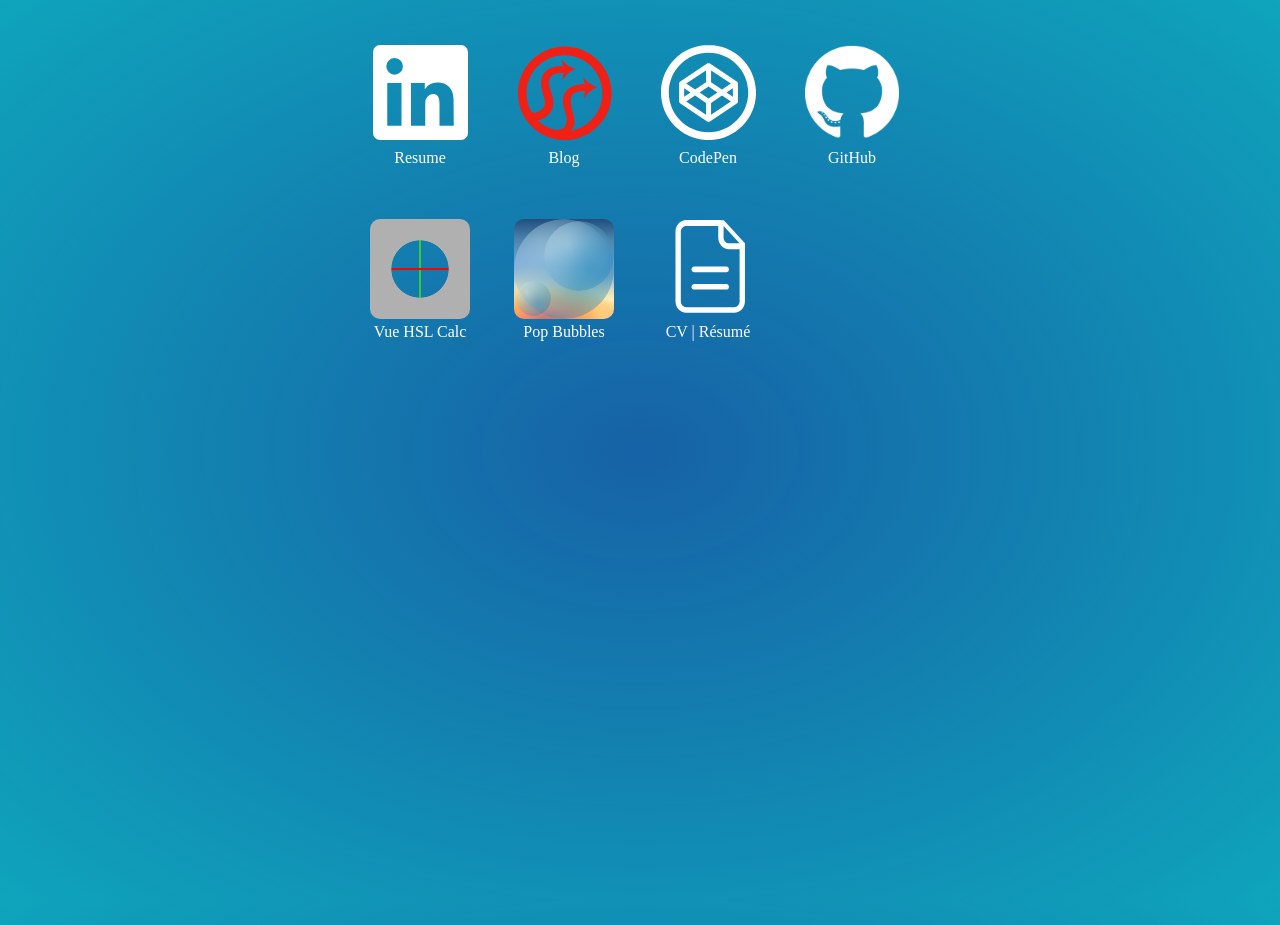
<file: index.html>
<!DOCTYPE html>
<html xmlns="http://www.w3.org/1999/xhtml">

<head>
    <title>Twintails</title>
    <link rel="icon" type="image/svg+xml" href="lib/twintails-logo-mark.svg" />
    <link href="lib/style.css" rel="stylesheet" type="text/css" media="all" />
    <meta name="viewport" content="width=device-width, initial-scale=.88">

    <!-- Google tag (gtag.js) -->
    <script async src="https://www.googletagmanager.com/gtag/js?id=G-D5TYSX5Y7Y"></script>
    <script>
        window.dataLayer = window.dataLayer || [];
        function gtag() { dataLayer.push(arguments); }
        gtag('js', new Date());

        gtag('config', 'G-D5TYSX5Y7Y');
    </script>
</head>

<body>
    <svg style="display: none;" xmlns='http://www.w3.org/2000/svg'>
        <style>
            #twintails-logo-mark {
                fill-rule: evenodd;
                clip-rule: evenodd;
                stroke-linejoin: round;
                stroke-miterlimit: 2
            }

            #twintails-logo-mark path {
                fill: #ef2016;
            }

            @media (prefers-color-scheme: dark) {
                #twintails-logo-mark path {
                    fill: #ff9b4a;
                }
            }
        </style>
        <symbol id='codepen-logo-mark' viewBox='0 0 120 120' width="95" height="95">
            <path class='outer-ring'
                d='M60.048 0C26.884 0 0 26.9 0 60.048s26.884 60 60 60.047c33.163 0 60.047-26.883 60.047-60.047 S93.211 0 60 0z M60.048 110.233c-27.673 0-50.186-22.514-50.186-50.186S32.375 9.9 60 9.9 c27.672 0 50.2 22.5 50.2 50.186S87.72 110.2 60 110.233z' />
            <path class='inner-box'
                d='M97.147 48.319c-0.007-0.047-0.019-0.092-0.026-0.139c-0.016-0.09-0.032-0.18-0.056-0.268 c-0.014-0.053-0.033-0.104-0.05-0.154c-0.025-0.078-0.051-0.156-0.082-0.232c-0.021-0.053-0.047-0.105-0.071-0.156 c-0.033-0.072-0.068-0.143-0.108-0.211c-0.029-0.051-0.061-0.1-0.091-0.148c-0.043-0.066-0.087-0.131-0.135-0.193 c-0.035-0.047-0.072-0.094-0.109-0.139c-0.051-0.059-0.104-0.117-0.159-0.172c-0.042-0.043-0.083-0.086-0.127-0.125 c-0.059-0.053-0.119-0.104-0.181-0.152c-0.048-0.037-0.095-0.074-0.145-0.109c-0.019-0.012-0.035-0.027-0.053-0.039L61.817 23.5 c-1.072-0.715-2.468-0.715-3.54 0L24.34 46.081c-0.018 0.012-0.034 0.027-0.053 0.039c-0.05 0.035-0.097 0.072-0.144 0.1 c-0.062 0.049-0.123 0.1-0.181 0.152c-0.045 0.039-0.086 0.082-0.128 0.125c-0.056 0.055-0.108 0.113-0.158 0.2 c-0.038 0.045-0.075 0.092-0.11 0.139c-0.047 0.062-0.092 0.127-0.134 0.193c-0.032 0.049-0.062 0.098-0.092 0.1 c-0.039 0.068-0.074 0.139-0.108 0.211c-0.024 0.051-0.05 0.104-0.071 0.156c-0.031 0.076-0.057 0.154-0.082 0.2 c-0.017 0.051-0.035 0.102-0.05 0.154c-0.023 0.088-0.039 0.178-0.056 0.268c-0.008 0.047-0.02 0.092-0.025 0.1 c-0.019 0.137-0.029 0.275-0.029 0.416V71.36c0 0.1 0 0.3 0 0.418c0.006 0 0 0.1 0 0.1 c0.017 0.1 0 0.2 0.1 0.268c0.015 0.1 0 0.1 0.1 0.154c0.025 0.1 0.1 0.2 0.1 0.2 c0.021 0.1 0 0.1 0.1 0.154c0.034 0.1 0.1 0.1 0.1 0.213c0.029 0 0.1 0.1 0.1 0.1 c0.042 0.1 0.1 0.1 0.1 0.193c0.035 0 0.1 0.1 0.1 0.139c0.05 0.1 0.1 0.1 0.2 0.2 c0.042 0 0.1 0.1 0.1 0.125c0.058 0.1 0.1 0.1 0.2 0.152c0.047 0 0.1 0.1 0.1 0.1 c0.019 0 0 0 0.1 0.039L58.277 96.64c0.536 0.4 1.2 0.5 1.8 0.537c0.616 0 1.233-0.18 1.77-0.537 l33.938-22.625c0.018-0.012 0.034-0.027 0.053-0.039c0.05-0.035 0.097-0.072 0.145-0.109c0.062-0.049 0.122-0.1 0.181-0.152 c0.044-0.039 0.085-0.082 0.127-0.125c0.056-0.055 0.108-0.113 0.159-0.172c0.037-0.045 0.074-0.09 0.109-0.139 c0.048-0.062 0.092-0.127 0.135-0.193c0.03-0.049 0.062-0.098 0.091-0.146c0.04-0.07 0.075-0.141 0.108-0.213 c0.024-0.051 0.05-0.102 0.071-0.154c0.031-0.078 0.057-0.156 0.082-0.234c0.017-0.051 0.036-0.102 0.05-0.154 c0.023-0.088 0.04-0.178 0.056-0.268c0.008-0.045 0.02-0.092 0.026-0.137c0.018-0.139 0.028-0.277 0.028-0.418V48.735 C97.176 48.6 97.2 48.5 97.1 48.319z M63.238 32.073l25.001 16.666L77.072 56.21l-13.834-9.254V32.073z M56.856 32.1 v14.883L43.023 56.21l-11.168-7.471L56.856 32.073z M29.301 54.708l7.983 5.34l-7.983 5.34V54.708z M56.856 88.022L31.855 71.4 l11.168-7.469l13.833 9.252V88.022z M60.048 67.597l-11.286-7.549l11.286-7.549l11.285 7.549L60.048 67.597z M63.238 88.022V73.14 l13.834-9.252l11.167 7.469L63.238 88.022z M90.794 65.388l-7.982-5.34l7.982-5.34V65.388z' />
        </symbol>
        <symbol id='linkedin-logo-mark' viewBox='2 2 20 20' fill="currentColor" width="95" height="95">
            <path
                d="M20.5 2h-17A1.5 1.5 0 002 3.5v17A1.5 1.5 0 003.5 22h17a1.5 1.5 0 001.5-1.5v-17A1.5 1.5 0 0020.5 2zM8 19H5v-9h3zM6.5 8.25A1.75 1.75 0 118.3 6.5a1.78 1.78 0 01-1.8 1.75zM19 19h-3v-4.74c0-1.42-.6-1.93-1.38-1.93A1.74 1.74 0 0013 14.19a.66.66 0 000 .14V19h-3v-9h2.9v1.3a3.11 3.11 0 012.7-1.4c1.55 0 3.36.86 3.36 3.66z">
            </path>
        </symbol>
        <symbol id='twintails-logo-mark' viewBox='53 123 100 100' width="95" height="95">
            <path
                d='M109.619,213.27C111.076,213.079 113.267,212.425 115.562,211.665C131.452,206.39 142.912,191.41 142.912,173.749C142.912,151.691 125.034,133.812 102.977,133.812C80.92,133.812 63.038,151.691 63.038,173.749C63.038,180.773 64.853,187.373 68.038,193.106C70.143,196.253 78.626,192.837 81.501,187.347C84.555,179.711 79.217,177.538 78.356,164.024C78.124,150.504 88.235,145.009 101.528,145.2C100.891,142.774 100.258,140.102 99.624,137.677C100.47,138.651 101.316,139.624 102.161,140.595C104.393,143.387 111.859,148.065 115.104,148.388C115.044,148.393 107.922,150.953 104.02,155.824C102.616,157.459 101.267,159.079 100.513,160.305C100.964,157.826 101.415,155.096 101.866,152.615C90.621,152.229 86.407,156.228 86.555,163.861C86.924,171.872 94.185,178.943 90.086,190.606C88.383,194.545 84.632,197.966 82.053,199.559C79.472,201.151 77.045,202.033 74.902,202.153C79.266,206.514 84.678,209.818 90.69,211.759C94.561,213.01 89.03,211.071 91.635,212.066C93,212.589 95.55,212.555 97.218,212.162C101.434,211.166 103.199,209.721 104.674,206.249C107.378,199.885 102.114,192.549 101.282,182.801C101.119,169.114 112.08,164.034 124.328,164.223C123.695,161.796 123.061,159.125 122.428,156.702C123.275,157.674 124.121,158.647 124.965,159.618C127.249,162.477 134.61,167.011 137.908,167.444C136.562,167.604 134.787,168.724 133.806,169.305C131.195,170.846 128.666,172.546 126.826,174.845C125.421,176.483 123.911,178.324 123.314,179.33C123.768,176.849 124.218,173.997 124.669,171.515C113.877,171.346 108.836,174.416 109.603,183.868C110.568,195.756 118.145,204.457 109.619,213.27M103.305,124.609C130.536,124.609 152.61,146.684 152.61,173.913C152.61,201.144 130.536,223.218 103.305,223.218C76.077,223.218 54,201.144 54,173.913C54,146.684 76.077,124.609 103.305,124.609' />
        </symbol>
        <symbol id='cv-resume' viewBox='0 0 32 32' fill="currentColor" width="95" height="95">
            <path
                d="M 131.2 118.7 L 119.2 118.7 C 118.7 118.7 118.2 119.2 118.2 119.8 C 118.2 120.4 118.7 120.8 119.2 120.8 L 131.2 120.8 C 131.8 120.8 132.2 120.4 132.2 119.8 C 132.2 119.2 131.8 118.7 131.2 118.7 L 131.2 118.7 Z M 131.2 125.2 L 119.2 125.2 C 118.7 125.2 118.2 125.7 118.2 126.3 C 118.2 126.9 118.7 127.3 119.2 127.3 L 131.2 127.3 C 131.8 127.3 132.2 126.9 132.2 126.3 C 132.2 125.7 131.8 125.2 131.2 125.2 L 131.2 125.2 Z M 132.2 110 C 131.1 110 130.2 109 130.2 107.8 L 130.2 103.5 L 136.2 110 L 132.2 110 L 132.2 110 Z M 136.2 131.7 C 136.2 132.9 135.3 133.9 134.2 133.9 L 116.2 133.9 C 115.1 133.9 114.2 132.9 114.2 131.7 L 114.2 105.7 C 114.2 104.5 115.1 103.5 116.2 103.5 L 128.2 103.5 C 128.2 106.1 128.2 107.8 128.2 107.8 C 128.2 110.2 130 112.2 132.2 112.2 L 136.2 112.2 L 136.2 131.7 L 136.2 131.7 Z M 130.2 101.3 L 130.2 101.4 C 130.1 101.4 129.6 101.3 128.2 101.3 L 116.2 101.3 C 114 101.3 112.2 103.3 112.2 105.7 L 112.2 131.7 C 112.2 134.1 114 136 116.2 136 L 134.2 136 C 136.4 136 138.2 134.1 138.2 131.7 L 138.2 110 L 130.2 101.3 L 130.2 101.3 Z"
                transform="matrix(0.9,0,0,0.9,-96.1,-90.8)">
            </path>
            <!-- <path d='M109.619,213.27C111.076,213.079 113.267,212.425 115.562,211.665C131.452,206.39 142.912,191.41 142.912,173.749C142.912,151.691 125.034,133.812 102.977,133.812C80.92,133.812 63.038,151.691 63.038,173.749C63.038,180.773 64.853,187.373 68.038,193.106C70.143,196.253 78.626,192.837 81.501,187.347C84.555,179.711 79.217,177.538 78.356,164.024C78.124,150.504 88.235,145.009 101.528,145.2C100.891,142.774 100.258,140.102 99.624,137.677C100.47,138.651 101.316,139.624 102.161,140.595C104.393,143.387 111.859,148.065 115.104,148.388C115.044,148.393 107.922,150.953 104.02,155.824C102.616,157.459 101.267,159.079 100.513,160.305C100.964,157.826 101.415,155.096 101.866,152.615C90.621,152.229 86.407,156.228 86.555,163.861C86.924,171.872 94.185,178.943 90.086,190.606C88.383,194.545 84.632,197.966 82.053,199.559C79.472,201.151 77.045,202.033 74.902,202.153C79.266,206.514 84.678,209.818 90.69,211.759C94.561,213.01 89.03,211.071 91.635,212.066C93,212.589 95.55,212.555 97.218,212.162C101.434,211.166 103.199,209.721 104.674,206.249C107.378,199.885 102.114,192.549 101.282,182.801C101.119,169.114 112.08,164.034 124.328,164.223C123.695,161.796 123.061,159.125 122.428,156.702C123.275,157.674 124.121,158.647 124.965,159.618C127.249,162.477 134.61,167.011 137.908,167.444C136.562,167.604 134.787,168.724 133.806,169.305C131.195,170.846 128.666,172.546 126.826,174.845C125.421,176.483 123.911,178.324 123.314,179.33C123.768,176.849 124.218,173.997 124.669,171.515C113.877,171.346 108.836,174.416 109.603,183.868C110.568,195.756 118.145,204.457 109.619,213.27M103.305,124.609C130.536,124.609 152.61,146.684 152.61,173.913C152.61,201.144 130.536,223.218 103.305,223.218C76.077,223.218 54,201.144 54,173.913C54,146.684 76.077,124.609 103.305,124.609' /> -->
        </symbol>
    </svg>
    <div id="buttonarray">
        <div class="buttonContainer">
            <a href="https://www.linkedin.com/in/lfrancell">
                <div id="libb" class="icon">
                    <svg class="logo">
                        <use xlink:href="#linkedin-logo-mark"></use>
                    </svg>
                </div>
                Resume
            </a>
        </div>
        <div class="buttonContainer">
            <a href="https://twintails.com/blog">
                <div id="ttbb" class="icon">
                    <svg class="logo">
                        <use xlink:href="#twintails-logo-mark"></use>
                    </svg>
                </div>
                Blog
            </a>
        </div>
        <div class="buttonContainer">
            <a href="http://codepen.io/Twintails">
                <div id="codepen-button" class="icon">
                    <svg class="logo">
                        <use xlink:href="#codepen-logo-mark"></use>
                    </svg>
                </div>
                CodePen
            </a>
        </div>
        <div class="buttonContainer">
            <a href="http://github.com/Twintails">
                <div id="github-logo" class="icon">
                </div>
                GitHub
            </a>
        </div>
        <div class="buttonContainer">
            <a href="http://twintails.github.io/color-calc-vue">
                <div id="hsl-cc-icon" class="icon">
                </div>
                Vue HSL Calc
            </a>
        </div>
        <div class="buttonContainer bubbles">
            <a href="https://codepen.io/Twintails/project/details/DVeqpw">
                <div id="pop-bubbles" class="icon">
                    <div class="bubble lg"></div>
                    <div class="bubble md"></div>
                    <div class="bubble sm"></div>
                </div>
                Pop Bubbles
            </a>
        </div>
        <div class="buttonContainer cv">
            <a href="Curriculum-Vitae.html">
                <div id="cv-resume" class="icon">
                    <svg class="logo">
                        <use xlink:href="#cv-resume"></use>
                    </svg>
                </div>
                CV | Résumé
            </a>
        </div>
    </div>
</body>

</html>
</file>
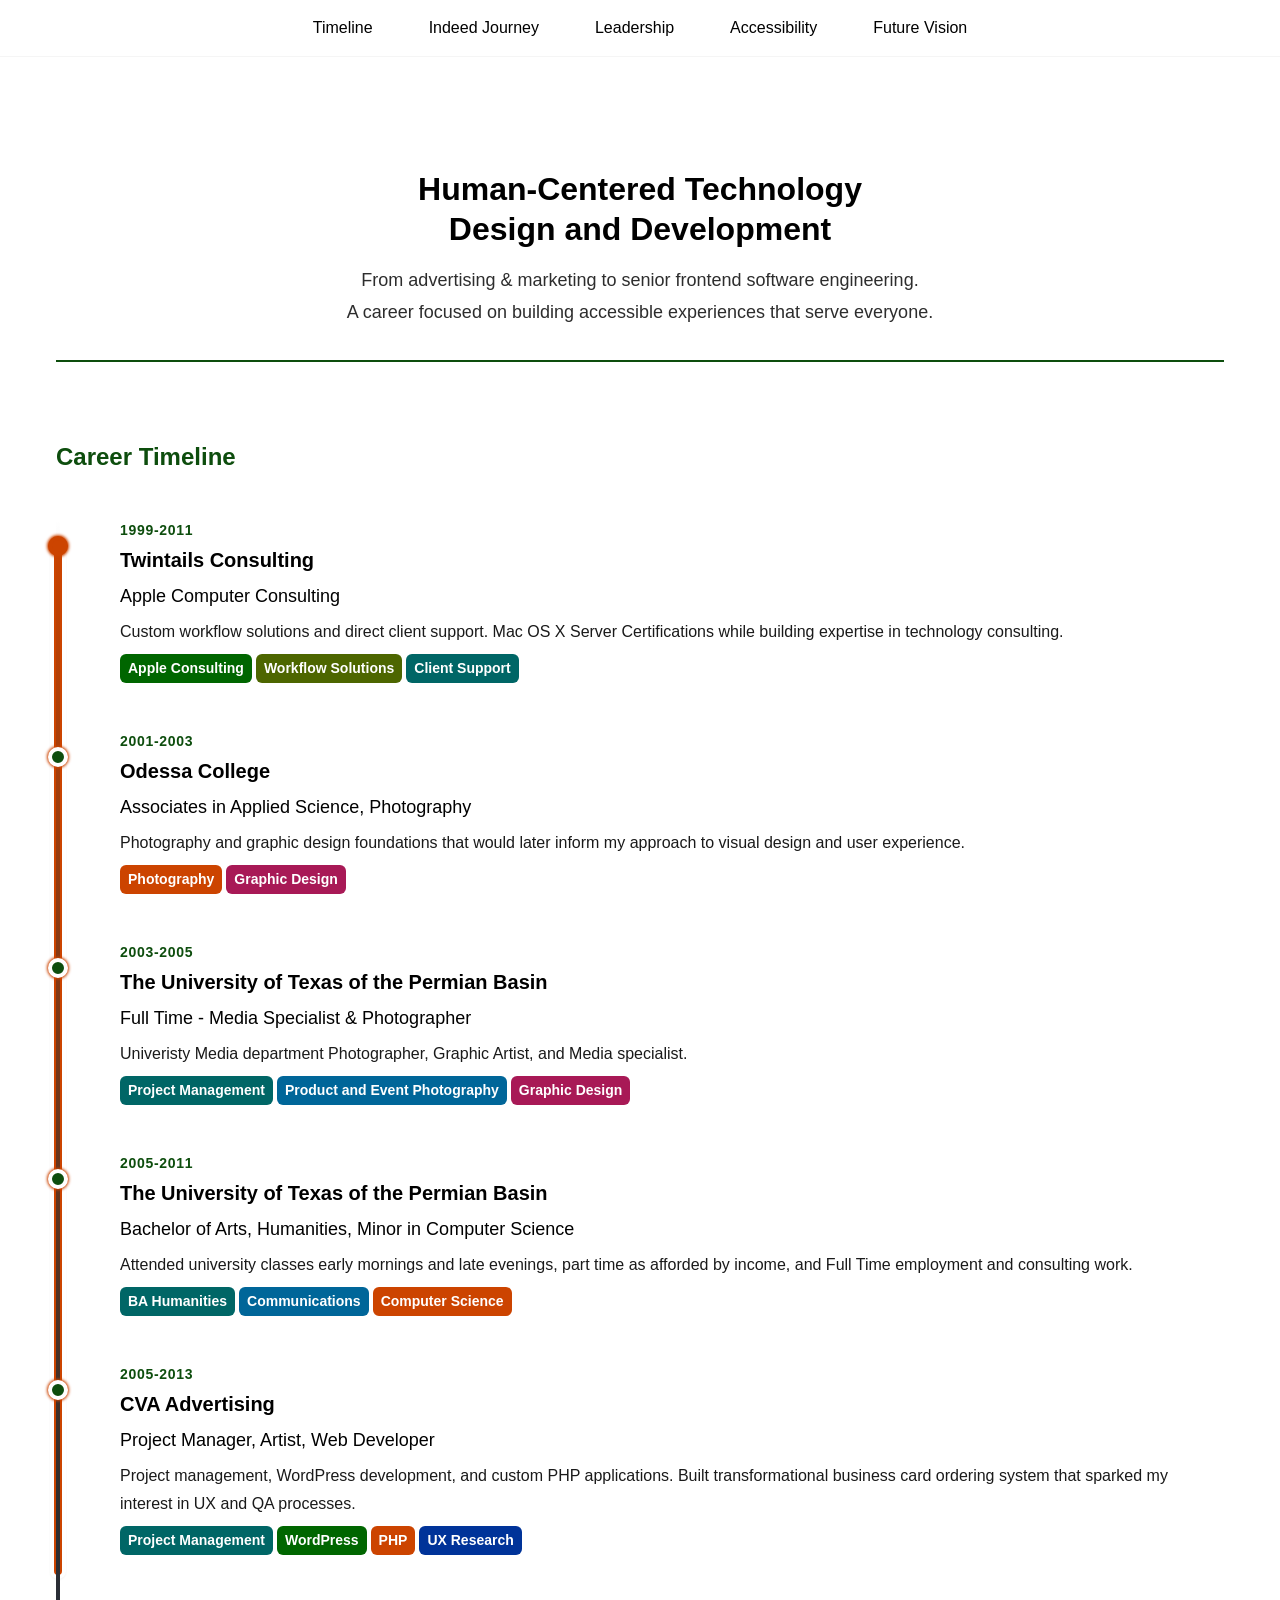
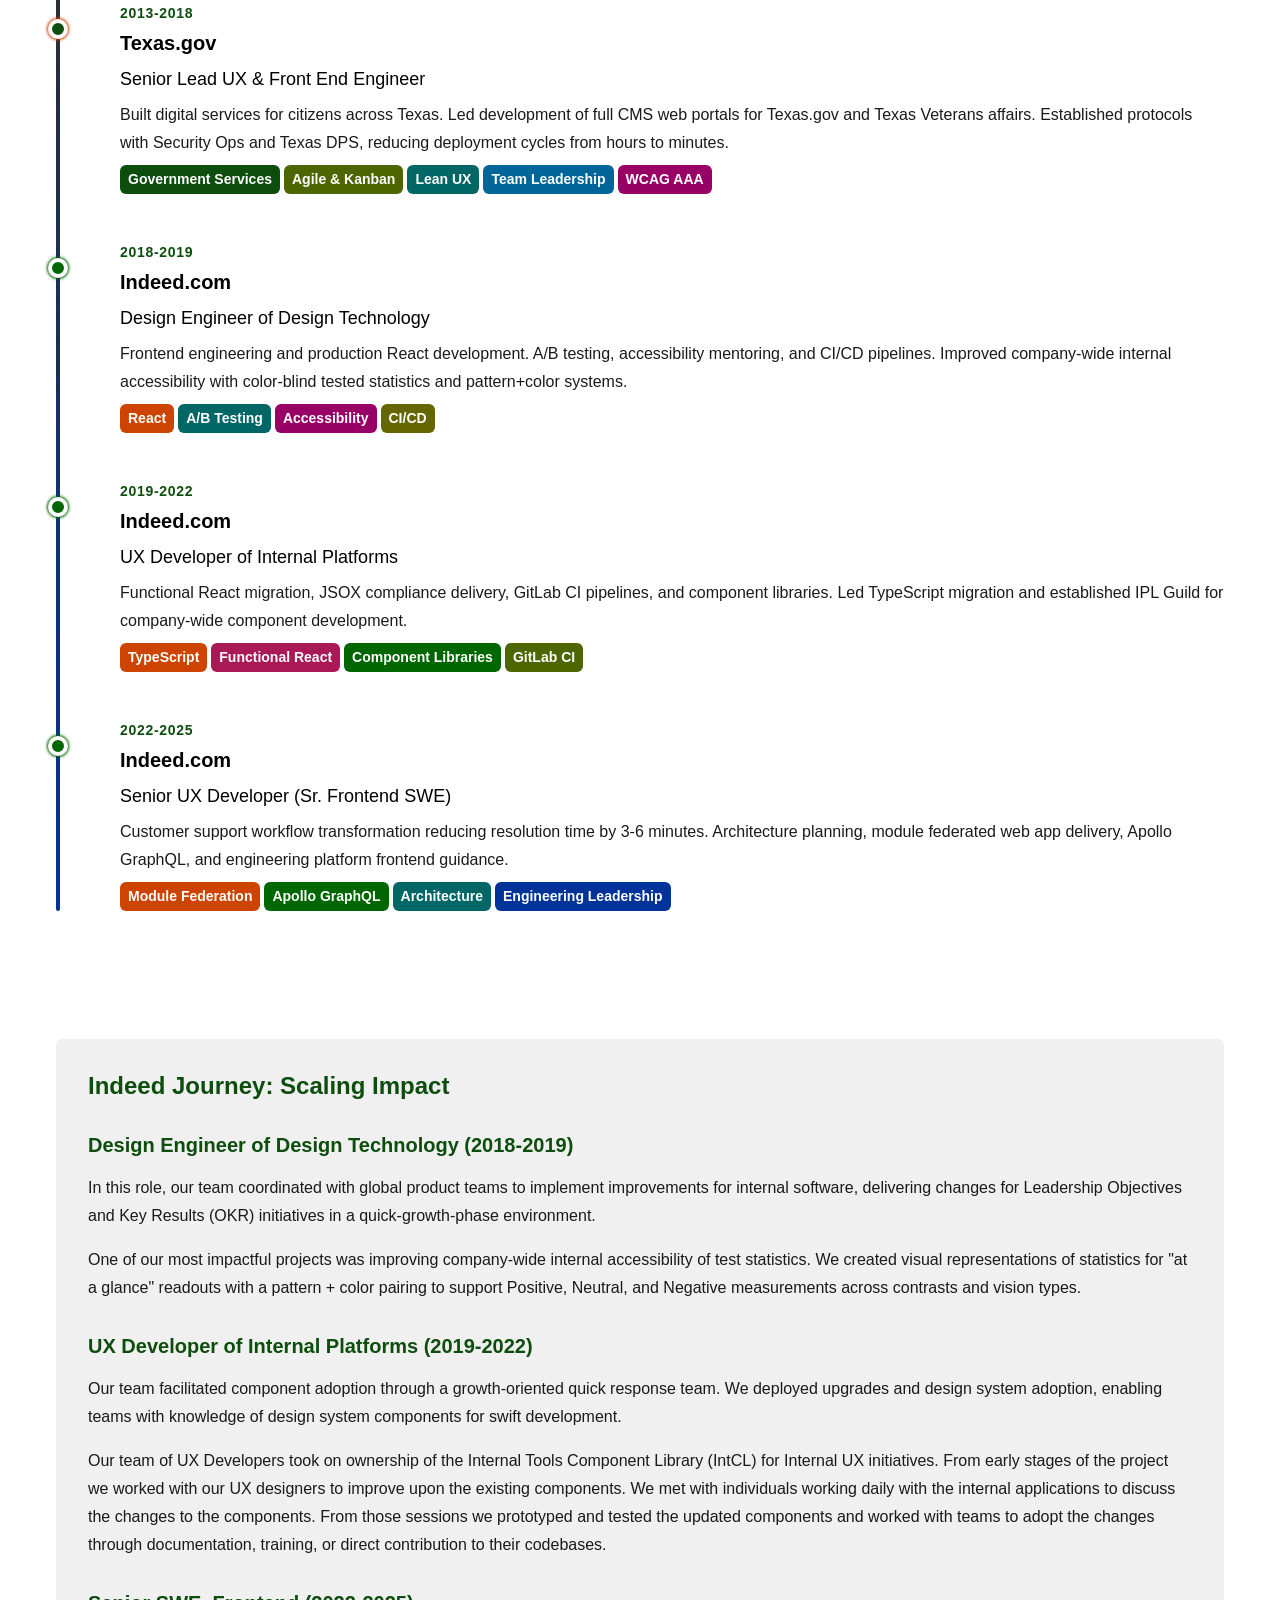
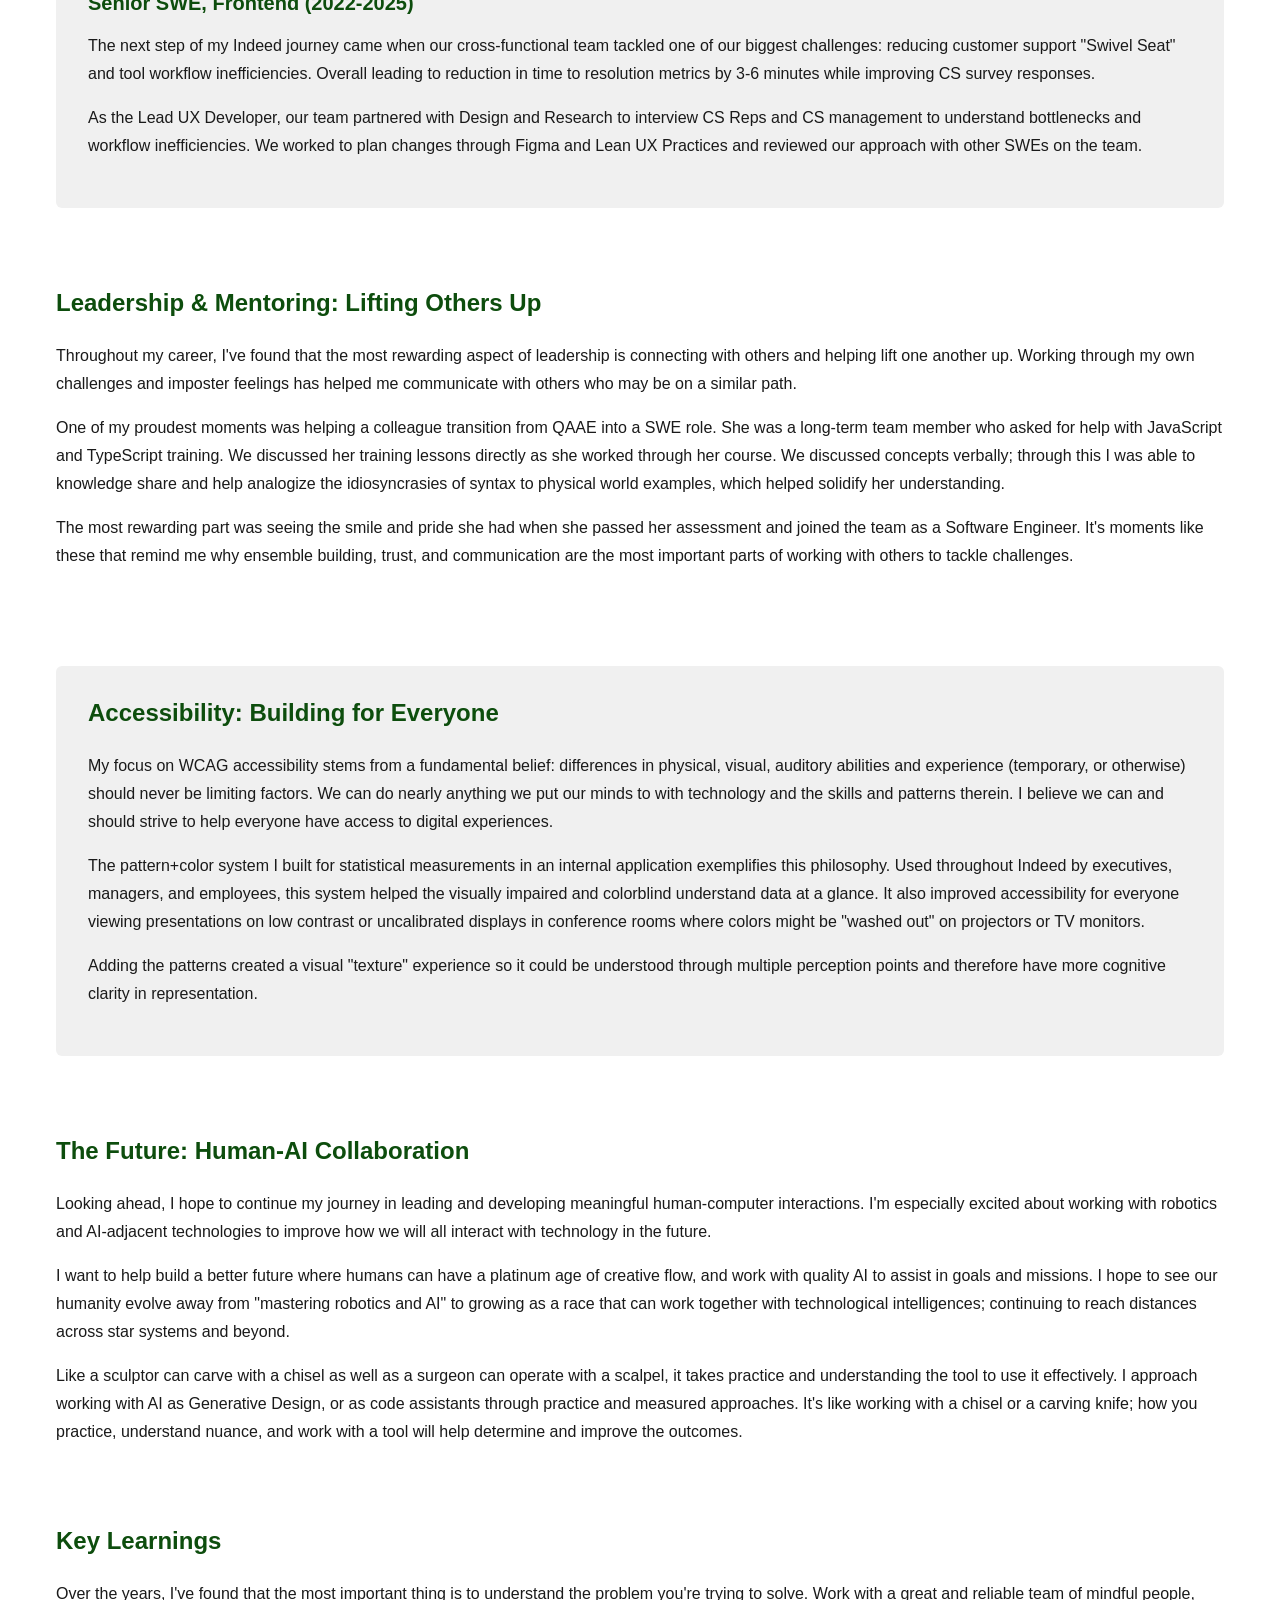
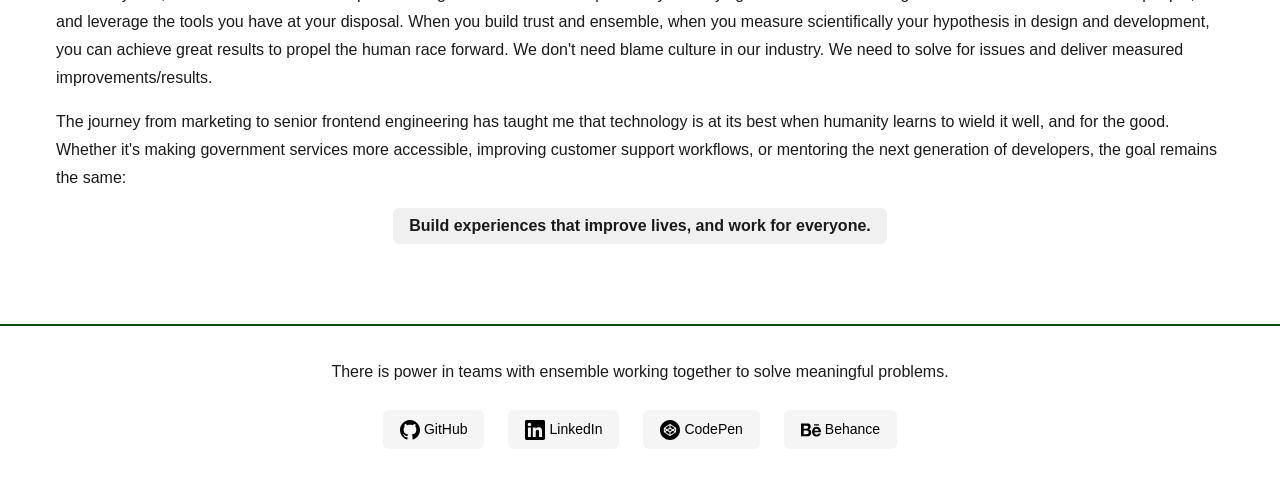
<file: Curriculum-Vitae.html>
<!DOCTYPE html>
<html lang="en">

<head>
    <meta charset="UTF-8">
    <meta name="viewport" content="width=device-width, initial-scale=1.0">
    <meta name="description"
        content="Career journey of a Senior Frontend Engineer with 20+ years experience in UX, accessibility, and team leadership">
    <meta name="keywords" content="frontend engineer, UX developer, accessibility, React, TypeScript, team leadership">
    <meta name="author" content="Lorin (Twintails) Francell">
    <meta name="robots" content="index, follow">

    <!-- Open Graph / Facebook -->
    <meta property="og:type" content="website">
    <meta property="og:title" content="Career Journey - Senior UX Developer & Frontend Software Engineer">
    <meta property="og:description"
        content="Senior Frontend Engineer with 20+ years experience in UX, accessibility, and team leadership">
    <meta property="og:url" content="https://twintails.github.io/Curriculum-Vitae.html">

    <!-- Twitter -->
    <meta name="twitter:card" content="summary_large_image">
    <meta name="twitter:title" content="Career Journey - Senior UX Developer & Frontend Software Engineer">
    <meta name="twitter:description"
        content="Senior Frontend Engineer with 20+ years experience in UX, accessibility, and team leadership">

    <!-- Favicon -->
    <link rel="icon" type="image/x-icon" href="lib/favicon.ico">
    <link rel="apple-touch-icon" sizes="180x180" href="lib/favicon.ico">

    <title>Career Journey - Senior UX Developer & Frontend Software Engineer</title>

    <!-- Performance optimizations -->
    <link rel="preload" href="lib/cv.css" as="style">
    <link rel="dns-prefetch" href="//github.com">
    <link rel="dns-prefetch" href="//linkedin.com">
    <link rel="dns-prefetch" href="//codepen.io">
    <link rel="dns-prefetch" href="//behance.net">

    <!-- Critical CSS - Above the fold styles -->
    <style>
        /* Critical CSS Variables - Light Mode */
        :root {
            --color-primary: #0d4d0d;
            --color-primary-light: #1a661a;
            --color-text: #000000;
            --color-text-light: #1a1a1a;
            --color-text-muted: #2d2d2d;
            --color-background: #ffffff;
            --color-background-alt: #f5f5f5;
            --font-family: -apple-system, BlinkMacSystemFont, 'Segoe UI', Roboto, Oxygen, Ubuntu, Cantarell, sans-serif;
            --font-size-xs: 0.75rem;
            --font-size-sm: 0.875rem;
            --font-size-base: 1rem;
            --font-size-lg: 1.125rem;
            --font-size-xl: 1.25rem;
            --font-size-2xl: 1.5rem;
            --font-size-3xl: 2rem;
            --line-height-tight: 1.25;
            --line-height-normal: 1.5;
            --line-height-relaxed: 1.75;
            --spacing-xxs: 0.125rem;
            --spacing-xs: 0.25rem;
            --spacing-sm: 0.5rem;
            --spacing-md: 1rem;
            --spacing-lg: 1.5rem;
            --spacing-xl: 2rem;
            --spacing-xxl: 3rem;
            --border-radius: 0.375rem;
            --max-width: 1200px;
        }

        /* Critical Dark Mode Variables */
        @media (prefers-color-scheme: dark) {
            :root {
                --color-text: #ffffff;
                --color-text-light: #e6e6e6;
                --color-text-muted: #cccccc;
                --color-background: #000000;
                --color-background-alt: #1a1a1a;
                --color-primary: #4dff4d;
                --color-primary-light: #66ff66;
            }
        }

        /* Critical Base Styles */
        * {
            box-sizing: border-box;
        }

        body {
            font-family: var(--font-family);
            font-size: var(--font-size-base);
            line-height: var(--line-height-normal);
            color: var(--color-text);
            background-color: var(--color-background);
            margin: 0;
            padding: 0;
        }

        /* Critical Header Styles */
        header {
            text-align: center;
            margin-bottom: var(--spacing-xxl);
            padding-block: var(--spacing-xl);
            border-block-end: 2px solid var(--color-primary);
        }

        header h1 {
            font-size: var(--font-size-3xl);
            font-weight: 700;
            line-height: var(--line-height-tight);
            margin: 0 0 var(--spacing-sm) 0;
            color: var(--color-text);
        }

        header p {
            font-size: var(--font-size-lg);
            color: var(--color-text-muted);
            margin-top: var(--spacing-md);
            margin-bottom: 0;
        }

        /* Critical Skip Link */
        .skip-link {
            position: absolute;
            top: -40px;
            left: 6px;
            background: var(--color-primary);
            color: var(--color-background);
            padding: var(--spacing-sm);
            text-decoration: none;
            border-radius: var(--border-radius);
            z-index: 1000;
            font-weight: 600;
        }

        .skip-link:focus {
            top: 6px;
        }

        /* Critical Navigation */
        nav {
            margin-bottom: var(--spacing-xxl);
        }

        nav ul {
            list-style: none;
            padding: 0;
            margin: 0;
            display: flex;
            flex-wrap: wrap;
            gap: var(--spacing-md);
            justify-content: center;
        }

        nav a {
            color: var(--color-text);
            text-decoration: none;
            padding: var(--spacing-sm) var(--spacing-md);
            border-radius: var(--border-radius);
            transition: all 0.2s ease;
            font-weight: 500;
        }

        nav a:hover,
        nav a:focus {
            background: var(--color-primary);
            color: var(--color-background);
            outline: none;
        }

        /* Critical Main Container */
        main {
            max-width: var(--max-width);
            margin: 0 auto;
            padding: var(--spacing-xl) var(--spacing-md);
        }


        /* Critical Responsive */
        @media (max-width: 768px) {
            .timeline::before {
                left: 20px;
            }

            .timeline-item {
                width: 100%;
                left: 0;
                padding-left: 50px;
                padding-right: 0;
                text-align: left;
            }

            .timeline-item:nth-child(odd) {
                left: 0;
                padding-right: 0;
                text-align: left;
            }

            header h1 {
                font-size: var(--font-size-2xl);
            }

            nav ul {
                flex-direction: column;
                align-items: center;
            }

            main {
                padding: var(--spacing-lg) var(--spacing-md);
            }
        }
    </style>

    <!-- Full CSS loaded after critical styles -->
    <link rel="stylesheet" href="lib/cv.css">
    <!-- Google tag (gtag.js) -->
    <script async src="https://www.googletagmanager.com/gtag/js?id=G-D5TYSX5Y7Y"></script>
    <script>
        window.dataLayer = window.dataLayer || [];
        function gtag() { dataLayer.push(arguments); }
        gtag('js', new Date());

        gtag('config', 'G-D5TYSX5Y7Y');
    </script>
</head>

<body>
    <!-- Skip link for screen readers -->
    <a href="#main-content" class="skip-link">Skip to main content</a>

    <!-- Navigation -->
    <nav role="navigation" aria-label="Career journey navigation">
        <div>
            <ul>
                <li><a href="#timeline">Timeline</a></li>
                <li><a href="#indeed-journey">Indeed Journey</a></li>
                <li><a href="#leadership">Leadership</a></li>
                <li><a href="#accessibility">Accessibility</a></li>
                <li><a href="#future">Future Vision</a></li>
            </ul>
        </div>
    </nav>

    <!-- Main content -->
    <main id="main-content" role="main">
        <!-- Header -->
        <header>
            <h1>Human-Centered Technology<br>Design and Development</h1>

            <p>From advertising & marketing to senior frontend software engineering.
                <br>A career focused on building accessible experiences that serve everyone.
            </p>
        </header>

        <!-- Timeline Section -->
        <section id="timeline">
            <h2>Career Timeline</h2>
            <div class="timeline-container">
                <div class="timeline" role="list" aria-label="Career timeline">

                    <!-- Twintails Consulting (Overlapping) -->
                    <div class="timeline-item overlapping" role="listitem">
                        <div class="timeline-period">1999-2011</div>
                        <div class="timeline-title">Twintails Consulting</div>
                        <div class="timeline-company">Apple Computer Consulting</div>
                        <div class="timeline-description">
                            Custom workflow solutions and direct client support. Mac OS X Server Certifications while
                            building expertise in technology consulting.
                        </div>
                        <div class="timeline-tags">
                            <span class="tag tools">Apple Consulting</span>
                            <span class="tag tools-lime">Workflow Solutions</span>
                            <span class="tag soft-skills">Client Support</span>
                        </div>
                    </div>

                    <!-- Education -->
                    <div class="timeline-item" role="listitem">
                        <div class="timeline-period">2001-2003</div>
                        <div class="timeline-title">Odessa College</div>
                        <div class="timeline-company">Associates in Applied Science, Photography</div>
                        <div class="timeline-description">
                            Photography and graphic design foundations that would later inform my approach to visual
                            design and user experience.
                        </div>
                        <div class="timeline-tags">
                            <span class="tag technical">Photography</span>
                            <span class="tag tech-coral">Graphic Design</span>
                        </div>
                    </div>

                    <div class="timeline-item" role="listitem">
                        <div class="timeline-period">2003-2005</div>
                        <div class="timeline-title">The University of Texas of the Permian Basin</div>
                        <div class="timeline-company">Full Time - Media Specialist & Photographer</div>
                        <div class="timeline-description">
                            Univeristy Media department Photographer, Graphic Artist, and Media specialist.
                        </div>
                        <div class="timeline-tags">
                            <span class="tag soft-skills">Project Management</span>
                            <span class="tag soft-turquoise">Product and Event Photography</span>
                            <span class="tag tech-coral">Graphic Design</span>
                        </div>
                    </div>

                    <div class="timeline-item" role="listitem">
                        <div class="timeline-period">2005-2011</div>
                        <div class="timeline-title">The University of Texas of the Permian Basin</div>
                        <div class="timeline-company">Bachelor of Arts, Humanities, Minor in Computer Science</div>
                        <div class="timeline-description">
                            Attended university classes early mornings and late evenings, part time as afforded by
                            income, and Full Time employment and consulting work.
                        </div>
                        <div class="timeline-tags">
                            <span class="tag soft-skills">BA Humanities</span>
                            <span class="tag soft-turquoise">Communications</span>
                            <span class="tag technical">Computer Science</span>
                        </div>
                    </div>

                    <!-- CVA Advertising -->
                    <div class="timeline-item" role="listitem">
                        <div class="timeline-period">2005-2013</div>
                        <div class="timeline-title">CVA Advertising</div>
                        <div class="timeline-company">Project Manager, Artist, Web Developer</div>
                        <div class="timeline-description">
                            Project management, WordPress development, and custom PHP applications. Built
                            transformational business card ordering system that sparked my interest in UX and QA
                            processes.
                        </div>
                        <div class="timeline-tags">
                            <span class="tag soft-skills">Project Management</span>
                            <span class="tag tools">WordPress</span>
                            <span class="tag technical">PHP</span>
                            <span class="tag soft-blue">UX Research</span>
                        </div>
                    </div>

                    <!-- Texas.gov -->
                    <div class="timeline-item" role="listitem">
                        <div class="timeline-period">2013-2018</div>
                        <div class="timeline-title">Texas.gov</div>
                        <div class="timeline-company">Senior Lead UX & Front End Engineer</div>
                        <div class="timeline-description">
                            Built digital services for citizens across Texas. Led development of full CMS web portals
                            for Texas.gov and Texas Veterans affairs. Established protocols with Security Ops and Texas
                            DPS, reducing deployment cycles from hours to minutes.
                        </div>
                        <div class="timeline-tags">
                            <span class="tag primary">Government Services</span>
                            <span class="tag tools-lime">Agile & Kanban</span>
                            <span class="tag soft-skills">Lean UX</span>
                            <span class="tag soft-turquoise">Team Leadership</span>
                            <span class="tag tech-pink">WCAG AAA</span>
                        </div>
                    </div>

                    <!-- Indeed Journey -->
                    <div class="timeline-item current" role="listitem">
                        <div class="timeline-period">2018-2019</div>
                        <div class="timeline-title">Indeed.com</div>
                        <div class="timeline-company">Design Engineer of Design Technology</div>
                        <div class="timeline-description">
                            Frontend engineering and production React development. A/B testing, accessibility mentoring,
                            and CI/CD pipelines. Improved company-wide internal accessibility with color-blind tested
                            statistics and pattern+color systems.
                        </div>
                        <div class="timeline-tags">
                            <span class="tag technical">React</span>
                            <span class="tag soft-skills">A/B Testing</span>
                            <span class="tag tech-pink">Accessibility</span>
                            <span class="tag tools-yellow">CI/CD</span>
                        </div>
                    </div>

                    <div class="timeline-item current" role="listitem">
                        <div class="timeline-period">2019-2022</div>
                        <div class="timeline-title">Indeed.com</div>
                        <div class="timeline-company">UX Developer of Internal Platforms</div>
                        <div class="timeline-description">
                            Functional React migration, JSOX compliance delivery, GitLab CI pipelines, and component
                            libraries. Led TypeScript migration and established IPL Guild for company-wide component
                            development.
                        </div>
                        <div class="timeline-tags">
                            <span class="tag technical">TypeScript</span>
                            <span class="tag tech-coral">Functional React</span>
                            <span class="tag tools">Component Libraries</span>
                            <span class="tag tools-lime">GitLab CI</span>
                        </div>
                    </div>

                    <div class="timeline-item current" role="listitem">
                        <div class="timeline-period">2022-2025</div>
                        <div class="timeline-title">Indeed.com</div>
                        <div class="timeline-company">Senior UX Developer (Sr. Frontend SWE)</div>
                        <div class="timeline-description">
                            Customer support workflow transformation reducing resolution time by 3-6 minutes.
                            Architecture planning, module federated web app delivery, Apollo GraphQL, and engineering
                            platform frontend guidance.
                        </div>
                        <div class="timeline-tags">
                            <span class="tag technical">Module Federation</span>
                            <span class="tag tools">Apollo GraphQL</span>
                            <span class="tag soft-skills">Architecture</span>
                            <span class="tag soft-blue">Engineering Leadership</span>
                        </div>
                    </div>

                </div>
            </div>
        </section>

        <!-- Indeed Journey Section -->
        <section id="indeed-journey" class="highlight">
            <h2>Indeed Journey: Scaling Impact</h2>

            <h3>Design Engineer of Design Technology (2018-2019)</h3>
            <p>In this role, our team coordinated with global product teams to implement improvements for internal
                software, delivering changes for Leadership Objectives and Key Results (OKR) initiatives in a
                quick-growth-phase environment.</p>

            <p>One of our most impactful projects was improving company-wide internal accessibility of test statistics.
                We created visual representations of statistics for "at a glance" readouts with a pattern + color
                pairing to support Positive, Neutral, and Negative measurements across contrasts and vision types.</p>

            <h3>UX Developer of Internal Platforms (2019-2022)</h3>
            <p>Our team facilitated component adoption through a growth-oriented quick response team. We deployed
                upgrades and design system adoption, enabling teams with knowledge of design system components for swift
                development.</p>

            <p>Our team of UX Developers took on ownership of the Internal Tools Component Library (IntCL) for Internal
                UX initiatives. From early stages of the project we worked with our UX designers to improve upon the
                existing components. We met with individuals working daily with the internal applications to discuss the
                changes to the components.
                From those sessions we prototyped and tested the updated components and worked with teams to adopt the
                changes through documentation, training, or direct contribution to their codebases.</p>

            <h3>Senior SWE, Frontend (2022-2025)</h3>
            <p>The next step of my Indeed journey came when our cross-functional team tackled one of our biggest
                challenges: reducing customer support "Swivel Seat" and tool workflow inefficiencies. Overall leading to
                reduction in time to resolution metrics by 3-6 minutes while improving CS survey responses.</p>

            <p>As the Lead UX Developer, our team partnered with Design and Research to interview CS Reps and CS
                management to understand bottlenecks and workflow inefficiencies. We worked to plan changes through
                Figma and Lean UX Practices and reviewed our approach with other SWEs on the team.</p>
        </section>

        <!-- Leadership Section -->
        <section id="leadership">
            <h2>Leadership & Mentoring: Lifting Others Up</h2>
            <p>Throughout my career, I've found that the most rewarding aspect of leadership is connecting with others
                and helping lift one another up. Working through my own challenges and imposter feelings has helped me
                communicate with others who may be on a similar path.</p>

            <p>One of my proudest moments was helping a colleague transition from QAAE into a SWE role. She was a
                long-term team member who asked for help with JavaScript and TypeScript training. We discussed her
                training lessons directly as she worked through her course. We discussed concepts verbally; through this
                I was able to knowledge share and help analogize the
                idiosyncrasies of syntax to physical world examples, which helped solidify her understanding.</p>

            <p>The most rewarding part was seeing the smile and pride she had when she passed her assessment and joined
                the team as a Software Engineer. It's moments like these that remind me why ensemble building, trust,
                and communication are the most important parts of working with others to tackle challenges.</p>
        </section>

        <!-- Accessibility Section -->
        <section id="accessibility" class="highlight">
            <h2>Accessibility: Building for Everyone</h2>
            <p>My focus on WCAG accessibility stems from a fundamental belief: differences in physical, visual, auditory
                abilities and experience (temporary, or otherwise) should never be limiting factors. We can do nearly
                anything we put our minds to with technology and the skills and patterns therein. I believe we can and
                should strive to help everyone have access to digital experiences.</p>

            <p>The pattern+color system I built for statistical measurements in an internal application exemplifies this
                philosophy. Used throughout Indeed by executives, managers, and employees, this system helped the
                visually impaired and colorblind understand data at a glance. It also improved accessibility for
                everyone viewing presentations on low contrast or uncalibrated displays in conference rooms where colors
                might be "washed out"
                on projectors or TV monitors.</p>

            <p>Adding the patterns created a visual "texture" experience so it could be understood through multiple
                perception points and therefore have more cognitive clarity in representation.</p>
        </section>

        <!-- Future Vision Section -->
        <section id="future">
            <h2>The Future: Human-AI Collaboration</h2>
            <p>Looking ahead, I hope to continue my journey in leading and developing meaningful human-computer
                interactions. I'm especially excited about working with robotics and AI-adjacent technologies to improve
                how we will all interact with technology in the future.</p>

            <p>I want to help build a better future where humans can have a platinum age of creative flow, and work with
                quality AI to assist in goals and missions. I hope to see our humanity evolve away from "mastering
                robotics
                and AI" to growing as a race that can work together with technological intelligences; continuing to
                reach distances across star systems and beyond.</p>

            <p>Like a sculptor can carve with a chisel as well as a surgeon can operate with a scalpel, it takes
                practice and understanding the tool to use it effectively. I approach working with AI as Generative
                Design, or as code assistants through practice and measured approaches. It's like working with a
                chisel or a carving knife; how you practice, understand nuance, and work with a tool will help
                determine and improve the outcomes.</p>
        </section>

        <!-- Key Learnings -->
        <section>
            <h2>Key Learnings</h2>
            <p>Over the years, I've found that the most important thing is to understand the problem you're trying to
                solve. Work with a great and reliable team of mindful people, and leverage the tools you have at your
                disposal. When you build trust and ensemble, when you measure scientifically your hypothesis in design
                and development, you can achieve great results to propel the human race forward. We don't need blame
                culture in our industry. We need to solve for issues and deliver measured improvements/results.</p>

            <p>The journey from marketing to senior frontend engineering has taught me that technology is at its best
                when humanity learns to wield it well, and for the good. Whether it's making government services more
                accessible, improving customer support workflows, or mentoring the next generation of developers, the
                goal remains the same: <span class="callout">Build experiences that improve lives, and work for
                    everyone.</span></p>
        </section>

    </main>

    <!-- Footer -->
    <footer role="contentinfo">
        <p>There is power in teams with ensemble working together to solve meaningful problems.</p>

        <!-- Social Links -->
        <div class="social-links">
            <a href="https://github.com/Twintails" aria-label="GitHub Profile" class="social-link github">
                <svg width="24" height="24" viewBox="0 0 24 24" fill="currentColor" aria-hidden="true">
                    <path
                        d="M12 0c-6.626 0-12 5.373-12 12 0 5.302 3.438 9.8 8.207 11.387.599.111.793-.261.793-.577v-2.234c-3.338.726-4.033-1.416-4.033-1.416-.546-1.387-1.333-1.756-1.333-1.756-1.089-.745.083-.729.083-.729 1.205.084 1.839 1.237 1.839 1.237 1.07 1.834 2.807 1.304 3.492.997.107-.775.418-1.305.762-1.604-2.665-.305-5.467-1.334-5.467-5.931 0-1.311.469-2.381 1.236-3.221-.124-.303-.535-1.524.117-3.176 0 0 1.008-.322 3.301 1.23.957-.266 1.983-.399 3.003-.404 1.02.005 2.047.138 3.006.404 2.291-1.552 3.297-1.23 3.297-1.23.653 1.653.242 2.874.118 3.176.77.84 1.235 1.911 1.235 3.221 0 4.609-2.807 5.624-5.479 5.921.43.372.823 1.102.823 2.222v3.293c0 .319.192.694.801.576 4.765-1.589 8.199-6.086 8.199-11.386 0-6.627-5.373-12-12-12z" />
                </svg>
                <span>GitHub</span>
            </a>

            <a href="https://linkedin.com/in/lfrancell" aria-label="LinkedIn Profile" class="social-link linkedin">
                <svg width="24" height="24" viewBox="0 0 24 24" fill="currentColor" aria-hidden="true">
                    <path
                        d="M20.447 20.452h-3.554v-5.569c0-1.328-.027-3.037-1.852-3.037-1.853 0-2.136 1.445-2.136 2.939v5.667H9.351V9h3.414v1.561h.046c.477-.9 1.637-1.85 3.37-1.85 3.601 0 4.267 2.37 4.267 5.455v6.286zM5.337 7.433c-1.144 0-2.063-.926-2.063-2.065 0-1.138.92-2.063 2.063-2.063 1.14 0 2.064.925 2.064 2.063 0 1.139-.925 2.065-2.064 2.065zm1.782 13.019H3.555V9h3.564v11.452zM22.225 0H1.771C.792 0 0 .774 0 1.729v20.542C0 23.227.792 24 1.771 24h20.451C23.2 24 24 23.227 24 22.271V1.729C24 .774 23.2 0 22.222 0h.003z" />
                </svg>
                <span>LinkedIn</span>
            </a>

            <a href="https://codepen.io/twintails" aria-label="CodePen Profile" class="social-link codepen">
                <svg width="24" height="24" viewBox="0 0 24 24" fill="currentColor" aria-hidden="true">
                    <path
                        d="M18.144 13.067v-2.134L16.55 12zm1.276 1.194a.628.628 0 01-.006.083l-.005.028-.011.053-.01.031c-.005.016-.01.031-.017.047l-.014.03a.78.78 0 01-.021.043l-.019.03a.57.57 0 01-.08.1l-.026.025a.602.602 0 01-.036.03l-.029.022-.01.008-6.782 4.522a.637.637 0 01-.708 0L4.864 14.79l-.01-.008a.599.599 0 01-.065-.052l-.026-.025-.032-.034-.021-.028a.588.588 0 01-.067-.11l-.014-.031a.644.644 0 01-.017-.047l-.01-.03c-.004-.018-.008-.036-.01-.054l-.006-.028a.628.628 0 01-.006-.083V9.739c0-.028.002-.055.006-.083l.005-.027.011-.054.01-.03a.574.574 0 01.12-.217l.031-.034.026-.025a.62.62 0 01.065-.052l.01-.008 6.782-4.521a.638.638 0 01.708 0l6.782 4.521.01.008.03.022.035.03c.01.008.017.016.026.025a.545.545 0 01.08.1l.019.03a.633.633 0 01.021.043l.014.03c.007.016.012.032.017.047l.01.031c.004.018.008.036.01.054l.006.027a.619.619 0 01.006.083zM12 0C5.373 0 0 5.372 0 12 0 18.627 5.373 24 12 24c6.628 0 12-5.372 12-12 0-6.627-5.372-12-12-12m0 10.492L9.745 12 12 13.51 14.255 12zm.638 4.124v2.975l4.996-3.33-2.232-1.493zm-6.272-.356l4.996 3.33v-2.974l-2.764-1.849zm11.268-4.52l-4.996-3.33v2.974l2.764 1.85zm-6.272-.356V6.41L6.366 9.74l2.232 1.493zm-5.506 1.549v2.134L7.45 12Z" />
                </svg>
                <span>CodePen</span>
            </a>

            <a href="https://behance.net/twintails" aria-label="Behance Profile" class="social-link behance">
                <svg width="24" height="24" viewBox="0 0 24 24" fill="currentColor" aria-hidden="true">
                    <path
                        d="M16.969 16.927a2.561 2.561 0 0 0 1.901.677 2.501 2.501 0 0 0 1.531-.475c.362-.235.636-.584.779-.99h2.585a5.091 5.091 0 0 1-1.9 2.896 5.292 5.292 0 0 1-3.091.88 5.839 5.839 0 0 1-2.284-.433 4.871 4.871 0 0 1-1.723-1.211 5.657 5.657 0 0 1-1.08-1.874 7.057 7.057 0 0 1-.383-2.393c-.005-.8.129-1.595.396-2.349a5.313 5.313 0 0 1 5.088-3.604 4.87 4.87 0 0 1 2.376.563c.661.362 1.231.87 1.668 1.485a6.2 6.2 0 0 1 .943 2.133c.194.821.263 1.666.205 2.508h-7.699c-.063.79.184 1.574.688 2.187ZM6.947 4.084a8.065 8.065 0 0 1 1.928.198 4.29 4.29 0 0 1 1.49.638c.418.303.748.711.958 1.182.241.579.357 1.203.341 1.83a3.506 3.506 0 0 1-.506 1.961 3.726 3.726 0 0 1-1.503 1.287 3.588 3.588 0 0 1 2.027 1.437c.464.747.697 1.615.67 2.494a4.593 4.593 0 0 1-.423 2.032 3.945 3.945 0 0 1-1.163 1.413 5.114 5.114 0 0 1-1.683.807 7.135 7.135 0 0 1-1.928.259H0V4.084h6.947Zm-.235 12.9c.308.004.616-.029.916-.099a2.18 2.18 0 0 0 .766-.332c.228-.158.411-.371.534-.619.142-.317.208-.663.191-1.009a2.08 2.08 0 0 0-.642-1.715 2.618 2.618 0 0 0-1.696-.505h-3.54v4.279h3.471Zm13.635-5.967a2.13 2.13 0 0 0-1.654-.619 2.336 2.336 0 0 0-1.163.259 2.474 2.474 0 0 0-.738.62 2.359 2.359 0 0 0-.396.792c-.074.239-.12.485-.137.734h4.769a3.239 3.239 0 0 0-.679-1.785l-.002-.001Zm-13.813-.648a2.254 2.254 0 0 0 1.423-.433c.399-.355.607-.88.56-1.413a1.916 1.916 0 0 0-.178-.891 1.298 1.298 0 0 0-.495-.533 1.851 1.851 0 0 0-.711-.274 3.966 3.966 0 0 0-.835-.073H3.241v3.631h3.293v-.014ZM21.62 5.122h-5.976v1.527h5.976V5.122Z" />
                </svg>
                <span>Behance</span>
            </a>
        </div>
    </footer>

    <!-- Minimal JavaScript for enhanced interactions -->
    <script>
        // Progressive enhancement: Timeline item highlighting on scroll
        (function () {
            'use strict';

            // Only run if Intersection Observer is supported
            if (!('IntersectionObserver' in window)) {
                return;
            }

            const timelineItems = document.querySelectorAll('.timeline-item');
            const observer = new IntersectionObserver((entries) => {
                entries.forEach(entry => {
                    if (entry.isIntersecting) {
                        entry.target.style.opacity = '1';
                        entry.target.style.transform = 'translateX(0)';
                    }
                });
            }, {
                threshold: 0.1,
                rootMargin: '0px 0px -50px 0px'
            });

            // Initialize timeline items with subtle animation
            timelineItems.forEach((item, index) => {
                item.style.opacity = '0.7';
                item.style.transform = 'translateX(-20px)';
                item.style.transition = 'opacity 0.3s ease, transform 0.3s ease';
                observer.observe(item);
            });

            // Smooth scroll for navigation links
            document.querySelectorAll('nav a').forEach(link => {
                link.addEventListener('click', function (e) {
                    e.preventDefault();
                    const targetId = this.getAttribute('href').substring(1);
                    const targetElement = document.getElementById(targetId);

                    if (targetElement) {
                        targetElement.scrollIntoView({
                            behavior: 'smooth',
                            block: 'start'
                        });
                    }
                });
            });

        })();
    </script>

</body>

</html>
</file>
<file: lib/style.css>
html,body{margin:0;padding:0;height:100%}
body{background-color:#2F81BA;background-image:radial-gradient(rgba(16,90,161,0.8),rgba(11,168,188,0.9))}
body>.wrapper{margin:0 auto}
#buttonarray{margin:25px auto;min-width:300px;max-width:580px;gap:4px;display:flex;flex-flow:wrap;justify-content:flex-start;align-items:stretch;}
.buttonContainer{font-family:Georgia, "Times New Roman", Times, serif;color:#FFFFFF;text-align:center;padding-top:10px;padding-left:10px;padding-right:10px;height:140px;margin:10px;flex:0 1 100px}
.buttonContainer a{color:#FFFFFF;text-decoration:none;white-space:nowrap;}
#about{margin:20px auto;padding:10px;width:320px;text-align:left;border:3px groove #F70;border-radius:8px;-moz-border-radius:8px;-webkit-border-radius:8px;background-color:#e8fee6}
.icon{background-repeat:no-repeat;vertical-align:middle;height:100px;width:100px;text-align:center;margin:auto;margin-block-end:0.25rem;border-radius:10px;-moz-border-radius:10px;-webkit-border-radius:10px}
.icon img{height:100px;width:100px}
#github-logo{background-image:url(./GitHub-Mark-Light-120px-plus.png);background-size:contain;border-inline:3px solid transparent;box-sizing:border-box}
.logo{width:95px;height:95px}
.outer-ring{fill:white}
.inner-box{fill:white}
#hsl-cc-icon {
    --detail-view-background: #e2e2e2;
    --diff-hue: 0deg;
    --diff-hue-color: #b0b0b0;
    --mask-circle-gradient: radial-gradient(
        110px circle,
        transparent 40px,
        #8c8c8c 110px,
        var(--detail-view-background) 110px
    );
    
    background-image: radial-gradient( circle, transparent 40%, var(--diff-hue-color) 41%, var(--diff-hue-color) 93%, transparent 100%), var(--mask-circle-gradient), linear-gradient(var(--diff-hue), transparent 48.5%, red 49%,red 51%, transparent 51.5%), linear-gradient( calc(var(--diff-hue) + 90deg), transparent 48.5%, limegreen 49%, limegreen 51%, transparent 51.5% );
    color: #036699;
}
.bubbles {
    position: relative;
}
#pop-bubbles.icon {
    background: radial-gradient(400% 188% at 33.333% 100%, rgba(203, 122, 118, 0.8) 1.5%, rgba(253, 144, 104, 0.87) 6%, rgb(255, 166, 94) 9%, rgb(255, 205, 122) 14%, rgba(255, 238, 185, 0.53) 19%, rgba(145, 179, 208, 0.05) 28%) center center / cover, linear-gradient(to top, rgb(203, 122, 118) 1.5%, rgb(253, 144, 104) 6%, rgb(255, 166, 94) 9%, rgb(255, 205, 122) 14%, rgb(255, 238, 185) 19%, rgb(145, 179, 208), rgb(104, 155, 208), rgb(71, 129, 171), rgb(27, 73, 121)) rgb(78, 195, 225);
    background-position: center center;
}
.bubble {
    background-color: rgba(29, 143, 172, 0.15);
    background-image: radial-gradient(at 65% 65%, rgba(29, 143, 172, 0.5) 4%, rgba(37, 37, 37, 0) 76%), radial-gradient(at 35% 35%, rgba(250, 250, 250, 0.5) 0%, rgba(250, 250, 250, 0) 70%);
    box-sizing: border-box;
    clip-path: circle(50%);
    cursor: pointer;
    filter: hue-rotate(10deg);
    height: 100px;
    position: relative;
    right: 0%;
    shape-outside: circle(50%);
    width: 100px;
    border-width: 0px;
    border-style: solid;
    border-color: transparent;
    border-image: initial;
    border-radius: 100%;
    transition: border-size 0.33s ease-in-out, border-color 0.33s ease-in-out, box-shadow 0.33s ease-in-out;
}
.bubble:hover, .bubble:focus {
    box-shadow: rgba(209, 239, 247, 0.4) 0px 20px 50px 10px inset;
    border-color: rgb(250, 250, 250);
    border-width: 1px;
}
.bubble.md {
    position:absolute;
    height: 70px;
    width: 70px;
    top: 12px;
    right: 10px;
}
.bubble.sm {
    position:absolute;
    top:72px;
    left: 12px;
    height: 35px;
    width: 35px;
}
</file>
<file: lib/cv.css>
/* Career Timeline CSS - WCAG AAA Compliant */

/* CSS Custom Properties with verified WCAG AAA contrast ratios */
:root {
    /* Primary colors with verified 7:1+ contrast ratios */
    --color-primary: #0d4d0d; /* Dark forest green - 8.1:1 contrast on white */
    --color-primary-light: #1a661a; /* Lighter green for hover states - 7.2:1 contrast */
    
    /* Neon Gas Palette - Tools (Green to Yellow spectrum) */
    --color-neon-green: #006600; /* Bright green - 8.1:1 contrast on white */
    --color-neon-lime: #4d6600; /* Lime green - 7.8:1 contrast on white */
    --color-neon-yellow: #666600; /* Neon yellow - 7.2:1 contrast on white */
    
    /* Neon Gas Palette - Soft Skills (Teal, Turquoise, Blue spectrum) */
    --color-neon-teal: #006666; /* Deep teal - 8.4:1 contrast on white */
    --color-neon-turquoise: #006699; /* Turquoise - 8.1:1 contrast on white */
    --color-neon-blue: #003399; /* Neon blue - 9.2:1 contrast on white */
    
    /* Neon Gas Palette - Technical Skills (Warm Orange to Pink spectrum) */
    --color-neon-orange: #cc4400; /* Bright orange - 7.8:1 contrast on white */
    --color-neon-coral: #A81956; /* Coral pink - 7.9:1 contrast on white */
    --color-neon-pink: #990066; /* Neon pink - 8.7:1 contrast on white */
    
    /* Text colors with verified high contrast */
    --color-text: #000000; /* Pure black - 21:1 contrast on white */
    --color-text-light: #1a1a1a; /* Very dark gray - 18.1:1 contrast on white */
    --color-text-muted: #2d2d2d; /* Dark gray - 12.6:1 contrast on white */
    
    /* Background colors */
    --color-background: #ffffff;
    --color-background-alt: #f5f5f5;
    --color-background-section: #f0f0f0;
    
    /* Timeline specific colors */
    --color-timeline-bg: transparent; /* Very dark - 21:1 contrast on white */
    --color-timeline-accent: #2d2d2d; /* Dark gray - 12.6:1 contrast on white */
    --color-timeline-highlight: var(--color-neon-blue); /* Blue - 9.2:1 contrast on white */
    --color-timeline-overlap: var(--color-neon-orange); /* Orange for overlapping events - 7.8:1 contrast on white */
    --color-timeline-current: var(--color-neon-green); /* Green for current events - 8.1:1 contrast on white */
    
    /* Spacing system */
    --spacing-xxs: 0.125rem;
    --spacing-xs: 0.25rem;
    --spacing-sm: 0.5rem;
    --spacing-md: 1rem;
    --spacing-lg: 1.5rem;
    --spacing-xl: 2rem;
    --spacing-xxl: 3rem;
    
    /* Typography */
    --font-family: -apple-system, BlinkMacSystemFont, 'Segoe UI', Roboto, Oxygen, Ubuntu, Cantarell, sans-serif;
    --font-size-xs: 0.75rem;
    --font-size-sm: 0.875rem;
    --font-size-base: 1rem;
    --font-size-lg: 1.125rem;
    --font-size-xl: 1.25rem;
    --font-size-2xl: 1.5rem;
    --font-size-3xl: 2rem;
    --font-weight-thin: 200;
    --font-weight-light: 400;
    --font-weight-regular: 500;
    --font-weight-medium: 600;
    --font-weight-bold: 700;
    --font-weight-extra-bold: 900;
    --line-height-tight: 1.25;
    --line-height-normal: 1.5;
    --line-height-relaxed: 1.75;
    
    /* Layout */
    --border-radius: 0.375rem;
    --shadow-sm: 0px 1px 2px 0px rgba(0, 0, 0, 0.05);
    --shadow-md: 0px 4px 6px -1px rgba(0, 0, 0, 0.1);
    --neon-glow: 1px 1px 7px 4px var(--color-neon-orange)
    --max-width: 1200px;
}

/* Dark mode support with verified WCAG AAA contrast ratios */
@media (prefers-color-scheme: dark) {
    :root {
        /* Text colors with verified 7:1+ contrast on dark backgrounds */
        --color-text: #ffffff; /* Pure white - 21:1 contrast on black */
        --color-text-light: #e6e6e6; /* Very light gray - 18.1:1 contrast on black */
        --color-text-muted: #cccccc; /* Light gray - 12.6:1 contrast on black */
        
        /* Background colors for dark mode */
        --color-background: #000000; /* Pure black */
        --color-background-alt: #1a1a1a; /* Very dark gray */
        --color-background-section: #2d2d2d; /* Dark gray */
        
        /* Primary colors adjusted for dark mode with proper contrast */
        --color-primary: #4dff4d; /* Bright green - 8.1:1 contrast on black */
        --color-primary-light: #66ff66; /* Lighter green - 7.2:1 contrast on black */
        
        /* Neon Gas Palette - Tools (Bright Green to Yellow spectrum) */
        --color-neon-green: #44ff44; /* Bright neon green - 8.1:1 contrast on black */
        --color-neon-lime: #ccff00; /* Electric lime - 7.8:1 contrast on black */
        --color-neon-yellow: #ffff00; /* Pure neon yellow - 7.2:1 contrast on black */
        
        /* Neon Gas Palette - Soft Skills (Bright Teal, Turquoise, Blue spectrum) */
        --color-neon-teal: #00ffff; /* Electric teal - 8.4:1 contrast on black */
        --color-neon-turquoise: #00ccff; /* Bright turquoise - 8.1:1 contrast on black */
        --color-neon-blue: #0088ff; /* Electric blue - 9.2:1 contrast on black */
        
        /* Neon Gas Palette - Technical Skills (Bright Orange to Pink spectrum) */
        --color-neon-orange: #ff8844; /* Electric orange - 7.8:1 contrast on black */
        --color-neon-coral: #ff6699; /* Bright coral - 7.9:1 contrast on black */
        --color-neon-pink: #ff44aa; /* Electric pink - 8.7:1 contrast on black */
        
        /* Timeline colors adjusted for dark mode */
        --color-timeline-bg: transparent; /* White - 21:1 contrast on black */
        --color-timeline-accent: #e6e6e6; /* Light gray - 18.1:1 contrast on black */
        --color-timeline-highlight: #4d9eff; /* Bright blue - 8.2:1 contrast on black */
        --color-timeline-overlap: #ff8844; /* Bright orange - 7.8:1 contrast on black */
        --color-timeline-current: #44ff44; /* Bright green - 8.1:1 contrast on black */
    }
}

/* Reduced motion support */
@media (prefers-reduced-motion: reduce) {
    * {
        animation-duration: 0.01ms;
        animation-iteration-count: 1;
        transition-duration: 0.01ms;
    }
    
    html {
        scroll-behavior: auto;
    }
}

/* Reset and base styles */
* {
    margin: 0;
    padding: 0;
    box-sizing: border-box;
}

html {
    scroll-behavior: smooth;
    font-size: 16px; /* Ensure consistent rem calculations */
}

body {
    font-family: var(--font-family);
    font-size: var(--font-size-base);
    line-height: var(--line-height-normal);
    color: var(--color-text);
    background-color: var(--color-background);
    -webkit-font-smoothing: antialiased;
    -moz-osx-font-smoothing: grayscale;
}

/* Skip link for accessibility - WCAG 2.4.1 Bypass Blocks */
.skip-link {
    position: absolute;
    top: -40px;
    left: 6px;
    background: var(--color-primary);
    color: var(--color-background);
    padding: var(--spacing-sm) var(--spacing-md);
    text-decoration: none;
    border-radius: var(--border-radius);
    z-index: 1000;
    font-weight: 600;
}

.skip-link:focus {
    top: 6px;
    outline: var(--spacing-xs) solid var(--color-accent-neon);
    outline-offset: 2px;
}

/* Typography - WCAG 1.4.3 Contrast (Minimum) and 1.4.6 Contrast (Enhanced) */
h1, h2, h3, h4, h5, h6 {
    font-weight: 600;
    line-height: var(--line-height-tight);
    margin-bottom: var(--spacing-md);
    color: var(--color-primary);
}

h1 {
    font-size: var(--font-size-3xl);
    margin-bottom: var(--spacing-lg);
}

h2 {
    font-size: var(--font-size-2xl);
    margin-bottom: var(--spacing-lg);
}
h2:not(:first-child) {
    margin-top: var(--spacing-xxl);
}

h3 {
    font-size: var(--font-size-xl);
    margin-top: var(--spacing-xl);
    margin-bottom: var(--spacing-md);
}

p {
    margin-bottom: var(--spacing-md);
    color: var(--color-text-light);
    line-height: var(--line-height-relaxed);
}

/* Navigation - WCAG 2.4.3 Focus Order and 2.4.7 Focus Visible */
nav {
    position: sticky;
    top: 0;
    background: var(--color-background);
    border-bottom: 1px solid var(--color-background-alt);
    padding: var(--spacing-md) 0;
    z-index: 100;
    backdrop-filter: blur(10px);
}

nav > div {
    max-width: var(--max-width);
    margin: 0 auto;
    padding: 0 var(--spacing-md);
}

nav ul {
    list-style: none;
    display: flex;
    flex-wrap: wrap;
    gap: var(--spacing-lg);
}

nav a {
    color: var(--color-text);
    text-decoration: none;
    font-weight: var(--font-weight-regular);
    padding: var(--spacing-sm) var(--spacing-md);
    border-radius: var(--border-radius);
    transition: all 0.2s ease;
}

nav a:hover {
    background: var(--color-primary-light);
    color: var(--color-background);
}

nav a:focus {
    background: var(--color-primary);
    color: var(--color-background);
    outline: var(--spacing-xs) solid var(--color-accent-neon);
    outline-offset: 2px;
}

/* Main content */
main {
    max-width: var(--max-width);
    margin: 0 auto;
    padding: var(--spacing-xl) var(--spacing-md);
}

/* Header/Footer */
header, footer {
    text-align: center;
    margin-bottom: var(--spacing-xxl);
    padding-block: var(--spacing-xl);
}

header {
    border-block-end: 2px solid var(--color-primary);
}

footer {
    border-block-start: 2px solid var(--color-primary);
    margin-bottom: 0;
}

/* Social Links */
.social-links {
    display: flex;
    justify-content: center;
    gap: var(--spacing-lg);
    margin-top: var(--spacing-lg);
    flex-wrap: wrap;
}

.social-link {
    display: flex;
    align-items: center;
    gap: var(--spacing-xs);
    padding: var(--spacing-sm) var(--spacing-md);
    border-radius: var(--border-radius);
    text-decoration: none;
    font-weight: var(--font-weight-regular);
    font-size: var(--font-size-sm);
    transition: all 0.2s ease;
    background: var(--color-background-alt);
    color: var(--color-text);
    border: 1px solid transparent;
}

.social-link:hover {
    background: var(--color-primary);
    color: var(--color-background);
    transform: translateY(-2px);
    box-shadow: var(--shadow-md);
}

.social-link:focus {
    outline: var(--spacing-xs) solid var(--color-neon-blue);
    outline-offset: 2px;
    background: var(--color-primary);
    color: var(--color-background);
}

.social-link svg {
    width: 20px;
    height: 20px;
    flex-shrink: 0;
}

/* Platform-specific hover colors */
.social-link.github:hover {
    background: var(--color-neon-green);
}

.social-link.linkedin:hover {
    background: var(--color-neon-blue);
}

.social-link.codepen:hover {
    background: var(--color-neon-orange);
}

.social-link.behance:hover {
    background: var(--color-neon-coral);
}

header p {
    font-size: var(--font-size-lg);
    color: var(--color-text-muted);
    margin-top: var(--spacing-md);
}

/* Sections */
section {
    margin-block-end: var(--spacing-xxl) 0;
    padding: var(--spacing-xl) 0;
}


section.highlight {
    background: var(--color-background-section);
    border-radius: var(--border-radius);
    padding: var(--spacing-xl);
    margin: var(--spacing-xxl) 0;
}
@keyframes neonFade {
     0% { box-shadow: 0 0 5px 3px var(--color-neon-pink); }
     5% { box-shadow: 0 0 5px 3px var(--color-neon-pink); }
    20% { box-shadow: 0 0 5px 3px var(--color-neon-orange); }
    40% { box-shadow: 0 0 5px 3px var(--color-neon-yellow); }
    60% { box-shadow: 0 0 5px 3px var(--color-neon-green); }
    80% { box-shadow: 0 0 5px 3px var(--color-neon-blue); }
    95% { box-shadow: 0 0 5px 3px var(--color-neon-pink); }
   100% { box-shadow: 0 0 5px 3px var(--color-neon-pink); }
}
.callout {
    display: flex;
    font-weight: var(--font-weight-extra-bold);
    max-width: max-content;
    justify-content: center;
    border-radius: var(--border-radius);
    margin: var(--spacing-md) auto;
    padding-block: var(--spacing-xs);
    padding-inline: var(--spacing-md);
    background: var(--color-background-section);
    border-radius: var(--border-radius);
    --box-blur: 5px;
    --box-scale: 2px;
    --box-color: var(--color-neon-green);
    animation: neonFade 15s infinite;
    animation-timing-function: linear;

}

/* Timeline styles */
.timeline-container {
    margin: var(--spacing-xxl) 0;
    position: relative;
}

.timeline {
    position: relative;
    padding-left: var(--spacing-xl);
}

.timeline::before {
    content: '';
    position: absolute;
    left: 0;
    top: 0;
    bottom: 0;
    width: var(--spacing-xs);
    background: linear-gradient(to bottom,
            var(--color-timeline-bg, transparent) 0%,
            var(--color-timeline-accent, turquoise) 50%,
            var(--color-timeline-highlight, teal) 100%);
    border-radius: 2px;
}

.timeline-item {
    position: relative;
    margin-bottom: var(--spacing-xxl);
    padding-left: var(--spacing-xl);
}

.timeline-item::before, .timeline-item::after {
    box-shadow: var(--box-x, 0) var(--box-y, 0) var(--box-blur) var(--box-scale, 0) var(--box-color, transparent);
}

.timeline-item::before {
    content: '';
    position: absolute;
    left: calc(-1 * (var(--spacing-xl) + ((var(--spacing-md) / 2))));
    top: var(--spacing-md);
    width: calc(var(--spacing-lg) / 2);
    height: calc(var(--spacing-lg) / 2);
    background: var(--color-primary);
    border: var(--spacing-xs) solid var(--color-background);
    border-radius: var(--spacing-md);
    --box-blur: 3px;
    --box-scale: 1px;
    --box-color: var(--color-neon-orange);
}

.timeline-item.overlapping::before {
    background: var(--color-timeline-overlap);
    border: var(--spacing-xs) solid var(--color-timeline-overlap)
}

.timeline::after {
    content: '';
    position: absolute;
    background: var(--color-timeline-overlap);
    left: calc(-1 * ((var(--spacing-md)/2) - var(--spacing-xxs)));
    top: var(--spacing-md);
    width: var(--spacing-sm);
    height: var(--spacing-sm);
    border: var(--spacing-xs) solid var(--color-background);
    border-radius: var(--spacing-md);
    box-shadow: var(--shadow-sm);
    z-index: -1;
}

.timeline::after {
    animation: timelineGrowHeight 5s cubic-bezier(0.4, 0, 0.2, 1) .5s forwards;
}

@keyframes timelineGrowHeight {
    from {
        height: var(--spacing-sm);
    }
    to {
        height: 52%;
    }
}



.timeline-item.current::before {
    background: var(--color-timeline-current);
    /* box-shadow: 0 0 0 4px rgba(39, 174, 96, 0.3); */
        --box-blur: 3px;
    --box-scale: 1px;
    --box-color:  var(--color-neon-green,rgba(39, 174, 96, 0.3))
}

.timeline-period {
    font-size: var(--font-size-sm);
    font-weight: 600;
    color: var(--color-primary);
    margin-bottom: var(--spacing-xs);
    text-transform: uppercase;
    letter-spacing: 0.05em;
}

.timeline-title {
    font-size: var(--font-size-xl);
    font-weight: 600;
    color: var(--color-text);
    margin-bottom: var(--spacing-sm);
}

.timeline-company {
    font-size: var(--font-size-lg);
    color: var(--color-accent-orange);
    font-weight: var(--font-weight-regular);
    margin-bottom: var(--spacing-sm);
}

.timeline-description {
    color: var(--color-text-light);
    line-height: var(--line-height-relaxed);
}

.timeline-tags {
    display: flex;
    flex-wrap: wrap;
    gap: var(--spacing-xs);
    margin-top: var(--spacing-sm);
}

.tag {
    background: var(--color-background-alt);
    color: var(--color-text);
    padding: var(--spacing-xs) var(--spacing-sm);
    border-radius: var(--border-radius);
    font-size: var(--font-size-sm);
    font-weight: var(--font-weight-bold);
}

/* Tag Categories - Neon Gas Palette */
.tag[class*="tools"] {
    background: var(--color-neon-green);
    color: var(--color-background);
}

.tag[class*="soft-skills"] {
    background: var(--color-neon-teal);
    color: var(--color-background);
}

.tag[class*="technical"] {
    background: var(--color-neon-orange);
    color: var(--color-background);
}

/* Specific neon variants for variety */
.tag[class*="tools-lime"] {
    background: var(--color-neon-lime);
    color: var(--color-background);
}

.tag[class*="tools-yellow"] {
    background: var(--color-neon-yellow);
    color: var(--color-background);
}

.tag[class*="soft-turquoise"] {
    background: var(--color-neon-turquoise);
    color: var(--color-background);
}

.tag[class*="soft-blue"] {
    background: var(--color-neon-blue);
    color: var(--color-background);
}

.tag[class*="tech-coral"] {
    background: var(--color-neon-coral);
    color: var(--color-background);
}

.tag[class*="tech-pink"] {
    background: var(--color-neon-pink);
    color: var(--color-background);
}

/* Legacy support */
.tag[class*="primary"] {
    background: var(--color-primary);
    color: var(--color-background);
}

.tag[class*="accent"] {
    background: var(--color-neon-lime);
    color: var(--color-background);
}

/* Focus styles for accessibility - WCAG 2.4.7 Focus Visible */
*:focus {
    outline: var(--spacing-xs) solid var(--color-accent-neon);
    outline-offset: 2px;
}

/* Print styles */
@media print {
    nav {
        display: none;
    }
    
    .timeline::before {
        background: #000;
    }
    
    .timeline-item::before {
        background: #000;
        border-color: #fff;
    }
    
    * {
        color: #000;
        background: #fff;
    }
}

/* Mobile responsiveness - WCAG 1.4.10 Reflow */
@media (max-width: 768px) {
    nav ul {
        flex-direction: column;
        gap: var(--spacing-sm);
    }
    
    .timeline {
        padding-left: var(--spacing-lg);
    }
    
    .timeline::before {
        left: var(--spacing-sm);
    }
    
    .timeline-item {
        padding-left: var(--spacing-lg);
    }
    
    .timeline-item::before {
        left: calc(-1 * var(--spacing-lg));
    }
    
    h1 {
        font-size: var(--font-size-2xl);
    }
    
    h2 {
        font-size: var(--font-size-xl);
    }
    
    main {
        padding: var(--spacing-lg) var(--spacing-md);
    }
    
    .social-links {
        gap: var(--spacing-sm);
    }
    
    .social-link {
        padding: var(--spacing-xs) var(--spacing-sm);
        font-size: var(--font-size-xs);
    }
    
    .social-link svg {
        width: 18px;
        height: 18px;
    }
}

/* High contrast mode support for both Light and Dark themes */
@media (prefers-contrast: high) {
    :root {
        /* Light Mode High Contrast */
        --color-text: #000000;
        --color-text-light: #000000;
        --color-text-muted: #000000;
        --color-background: #ffffff;
        --color-background-alt: #ffffff;
        --color-background-section: #ffffff;
        --color-primary: #000000;
        --color-primary-light: #000000;
        --color-accent-lime: #000000;
        --color-accent-neon: #000000;
        --color-accent-orange: #ff0000;
        --color-timeline-bg: #000000;
        --color-timeline-accent: #000000;
        --color-timeline-highlight: #0000ff;
        --color-timeline-overlap: #ff0000;
        --color-timeline-current: #008000;
    }

    @media (prefers-color-scheme: dark) {
        :root {
            /* Dark Mode High Contrast */
            --color-text: #ffffff;
            --color-text-light: #ffffff;
            --color-text-muted: #ffffff;
            --color-background: #000000;
            --color-background-alt: #000000;
            --color-background-section: #000000;
            --color-primary: #ffffff;
            --color-primary-light: #ffffff;
            --color-accent-lime: #ffffff;
            --color-accent-neon: #ffffff;
            --color-accent-orange: #ff4444;
            --color-timeline-bg: #ffffff;
            --color-timeline-accent: #ffffff;
            --color-timeline-highlight: #00ffff;
            --color-timeline-overlap: #ff4444;
            --color-timeline-current: #00ff00;
        }
    }

    .timeline-item::before {
        border-width: var(--spacing-xs);
        border-color: currentColor;
    }

    /* Ensure all borders are visible in high contrast */
    nav {
        border-bottom: 2px solid currentColor;
    }

    header {
        border-bottom: var(--spacing-xs) solid currentColor;
    }
}
</file>
